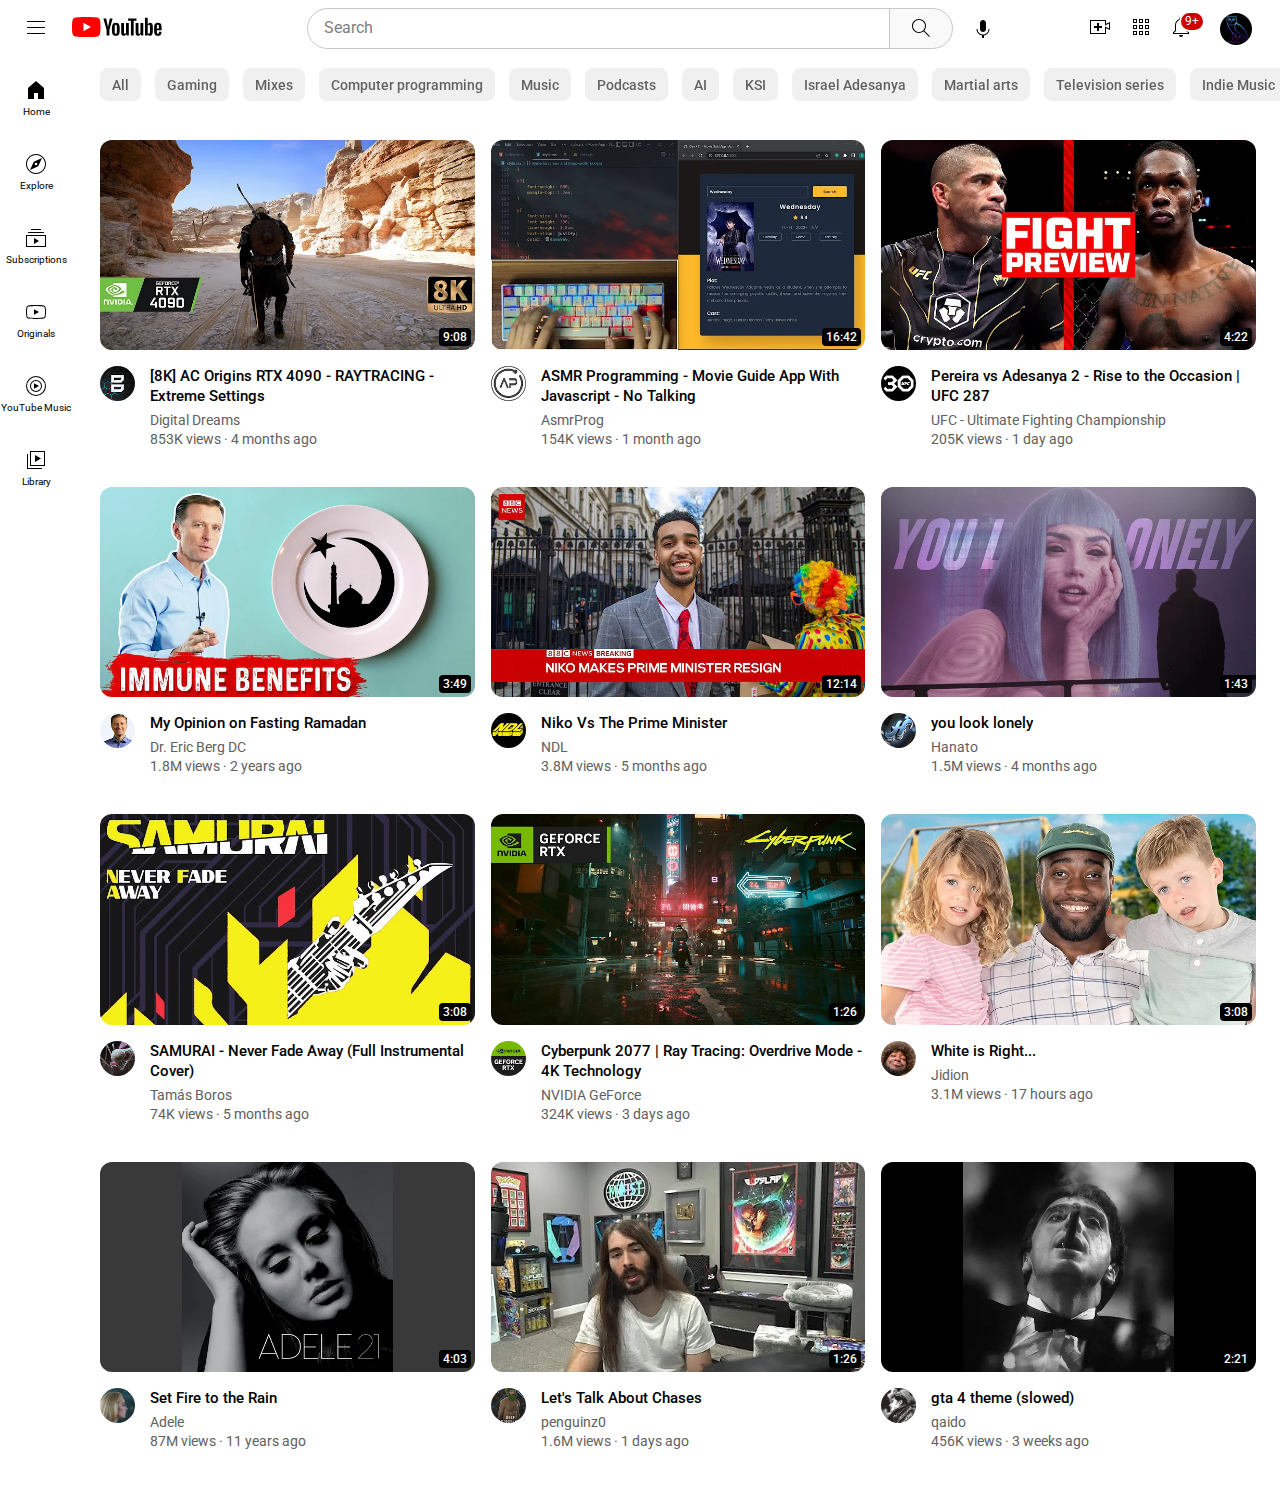
<file: index.html>
<!DOCTYPE html>
<html>
  <head>
    <title>Youtube</title>
    <link rel="preconnect" href="https://fonts.googleapis.com">
    <link rel="preconnect" href="https://fonts.gstatic.com" crossorigin>
    <link href="https://fonts.googleapis.com/css2?family=Roboto:wght@400;500;700&display=swap" rel="stylesheet">
    <link rel="stylesheet" href="Style\general.css">
    <link rel="stylesheet" href="Style\header.css">
    <link rel="stylesheet" href="Style\video.css">
    <link rel="stylesheet" href="Style\sidebar.css">
  </head>

  <body>
    <!-- /////////////header//////////////// -->
    <header class="header">
      <div class="head1">
              <!-- /////////////left-sec//////////////// -->
      <div class="left-section">
        <img class="hamburger-menu" src="Assets/images/icons/hamburger-menu.svg">
        <a href="https://www.youtube.com/"><img class="youtube-logo"  src="Assets/images/icons/youtube-logo.svg"></a>
      </div>
      <!-- /////////////search-bar//////////////// -->
      <div class="middle-section">
        <input class="search-bar" type="text" placeholder="Search" >
        <button class="search-button">
          <img style="width: 24px;margin-top: 2px;" src="Assets/images/icons/search.svg">
          <div class="tooltip">Search</div>
        </button>
        <button class="voice-search-button">
          <img style="width: 24px;" src="Assets/images/icons/voice-search-icon.svg">
          <div class="tooltip">Search with your Voice  </div>
        </button>
      </div>
      <!-- /////////////right-sec//////////////// -->
      <div class="right-section">
        <div class="upload-icon-container"> 
          <img class="upload-icon"  src="Assets/images/icons/upload.svg">
          <div class="tooltip">Creat</div>
        </div>
        <div class="youtube-apps-icon-container">
          <img class="youtube-apps-icon"  src="Assets/images/icons/youtube-apps.svg">
          <div class="tooltip">Youtube apps</div>
        </div>
        <div class="notifications-icon-container">
          <img class="notifications-icon"  src="Assets/images/icons/notifications.svg">
          <div class="notifications-counter">9+</div>
          <div class="tooltip">Notifications</div>
        </div>
        <img class="current-user-picture"  src="Assets/images/channel/my_icon.jpg">
      </div>
      
      </div>    
      <div class="head2">
        <div class="head-2-elements">
          <button class="chip">All</button>
          <button class="chip">Gaming</button>
          <button class="chip">Mixes</button>
          <button class="chip">Computer programming</button>
          <button class="chip">Music</button>
          <button class="chip">Podcasts</button>
          <button class="chip">AI</button>
          <button class="chip">KSI</button>
          <button class="chip">Israel Adesanya</button>
          <button class="chip">Martial arts</button>
          <button class="chip">Television series</button>
          <button class="chip">Indie Music</button>
          <button class="chip">Comedy</button>
          <button class="chip">Sheikh</button>
        </div>
      </div>
    </header>
    <!-- /////////////sidebar//////////////// -->
    <nav class="sidebar">
      <div class="sidebar-link">
        <img src="Assets/images/icons/home.svg">
        <div>Home</div>
      </div>
      <div class="sidebar-link">
        <img src="Assets/images/icons/explore.svg">
        <div>Explore</div>
      </div>
      <div class="sidebar-link">
        <img src="Assets/images/icons/subscriptions.svg">
        <div>Subscriptions</div>
      </div>
      <div class="sidebar-link">
        <img src="Assets/images/icons/originals.svg">
        <div>Originals</div>
      </div>
      <div class="sidebar-link">
        <img src="Assets/images/icons/youtube-music.svg">
        <div>YouTube Music</div>
      </div>
      <div class="sidebar-link">
        <img src="Assets/images/icons/library.svg">
        <div>Library</div>
      </div>
    </nav> 
    
      <!-- /////////////videos//////////////// -->
    <main>
      <section class="video-grid" style="padding-top: 140px;padding-left: 100px ;padding-right:24px ; padding-bottom: 50px;">
        <!-- ////////////////////////////////////////////////////// -->
        <!-- assasins creed -->
        <div class="video-preview">
          <div class="thumbnail-row">
            <a href="https://www.youtube.com/watch?v=xKBMKik9iws"><img class="thumbnail" src="Assets/images/vid/assasins creed.webp" ></a>
            <div class="video-time">9:08</div>
          </div>
          <div class="video-info-grid">
            <div class="channel-picture">
              <a href="https://www.youtube.com/@DigitalDreamsyt"><img class="profile-picture" src="Assets\images\channel\Digital Dreems.jpg" alt=""></a>
            </div>
          <div class="video-info">
            <a href="https://www.youtube.com/watch?v=xKBMKik9iws"><p class="video-title">[8K] AC Origins RTX 4090 - RAYTRACING - Extreme Settings</p></a>
            <a href="https://www.youtube.com/@DigitalDreamsyt"><p class="video-author">Digital Dreams</p></a>
            <p class="video-stats">853K views · 4 months ago</p>
          </div>
          </div>
        </div>
          <!-- ////////////////////////////////////////////////////// -->
          <!-- ASMR -->
          <div class="vid-preview">
            <div class="thumbnail-row">
              <a href="https://www.youtube.com/watch?v=J6uam9jEmDU&t=1s"><img class="thumbnail" src="Assets\images\vid\ASMR Programming.webp" ></a>
              <div class="video-time">16:42</div>
            </div>
            <div class="video-info-grid">
              <div class="channel-picture">
                <a href="https://www.youtube.com/@AsmrProg"><img class="profile-picture" src="Assets\images\channel\AsmrProg.jpg" alt=""></a>
              </div>
              <div class="video-info">
                <a href="https://www.youtube.com/watch?v=J6uam9jEmDU&t=1s"><p class="video-title">ASMR Programming - Movie Guide App With Javascript - No Talking</p></a>
                <a href="https://www.youtube.com/@AsmrProg"><p class="video-author">AsmrProg</p></a>
                <p class="video-stats">154K views · 1 month ago</p>
              </div>
            </div>
        </div>
          <!-- ////////////////////////////////////////////////////// -->
          <!-- UFC -->
          <div class="video-preview">
            <div class="thumbnail-row">
              <a href="https://www.youtube.com/watch?v=KxeQHTyfbc0"><img class="thumbnail" src="Assets\images\vid\Pereira vs Adesanya.webp" ></a>
              <div class="video-time">4:22</div>
            </div>
            <div class="video-info-grid">
            <div class="channel-picture"><a href="https://www.youtube.com/@ufc"><img class="profile-picture" src="Assets\images\channel\UFC - Ultimate Fighting Championship.jpg" alt=""></a></div>
            <div class="video-info">
              <a href="https://www.youtube.com/watch?v=KxeQHTyfbc0"><p class="video-title">Pereira vs Adesanya 2 - Rise to the Occasion | UFC 287</p></a>
              <a href="https://www.youtube.com/@ufc"><p class="video-author">UFC - Ultimate Fighting Championship</p></a>
              <p class="video-stats">205K views · 1 day ago</p>
            </div>
          </div>
        </div>
          <!-- ////////////////////////////////////////////////////// -->
          <!-- Fasting -->
          <div class="vid-preview">
            <div class="thumbnail-row">
              <a href="https://www.youtube.com/watch?v=eDXkgbzcrDU"><img class="thumbnail" src="Assets\images\vid\Fasting.webp" ></a>
              <div class="video-time">3:49</div>
            </div>
            <div class="video-info-grid">
            <div class="channel-picture"><a href="https://www.youtube.com/@DrEricBergDC"><img class="profile-picture" src="Assets\images\channel\Dr. Eric Berg DC.jpg" alt=""></a></div>
            <div class="video-info">
              <a href="https://www.youtube.com/watch?v=eDXkgbzcrDU"><p class="video-title">My Opinion on Fasting Ramadan</p></a>
              <a href="https://www.youtube.com/@DrEricBergDC"><p class="video-author">Dr. Eric Berg DC</p></a>
              <p class="video-stats">1.8M views · 2 years ago</p>
            </div>
          </div>
        </div>
          <!-- ////////////////////////////////////////////////////// -->
          <!-- Niko -->
          <div class="vid-preview">
            <div class="thumbnail-row">
              <a href="https://www.youtube.com/watch?v=TFxhcnZqZPM"><img class="thumbnail" src="Assets\images\vid\niko.webp" ></a>
              <div class="video-time">12:14</div>
            </div>
            <div class="video-info-grid">
            <div class="channel-picture">
              <a href="https://www.youtube.com/@NDL"><img class="profile-picture" src="Assets\images\channel\NDL.jpg" alt=""></a>
            </div>
            <div class="video-info">
              <a href="https://www.youtube.com/watch?v=TFxhcnZqZPM"><p class="video-title">Niko Vs The Prime Minister</p></a>
              <a href="https://www.youtube.com/@NDL"><p class="video-author">NDL</p></a>
              <p class="video-stats">3.8M views · 5 months ago</p>
            </div>
          </div>
        </div>
          <!-- ////////////////////////////////////////////////////// -->
          <!-- bladerunner -->
          <div class="vid-preview">
            <div class="thumbnail-row">
              <a href="https://www.youtube.com/watch?v=k-3Cppde1pU"><img class="thumbnail" src="Assets\images\vid\bladerunner.webp" ></a>
              <div class="video-time">1:43</div>
            </div>
            <div class="video-info-grid">
            <div class="channel-picture">
              <a href="https://www.youtube.com/@hanatoedits"><img class="profile-picture" src="Assets\images\channel\Hanato.jpg" alt=""></a>
            </div>
            <div class="video-info">
              <a href="https://www.youtube.com/watch?v=k-3Cppde1pU"><p class="video-title">you look lonely</p></a>
              <a href="https://www.youtube.com/@hanatoedits"><p class="video-author">Hanato</p></a>
              <p class="video-stats">1.5M views · 4 months ago</p>
            </div>
          </div>
        </div>
        <!-- ////////////////////////////////////////////////////// -->
          <!-- Samurai -->
          <div class="video-preview">
            <div class="thumbnail-row">
              <a href="https://www.youtube.com/watch?v=HJuXNg1bNSo"><img class="thumbnail" src="Assets/images/vid/SAMURAI.webp" ></a>
              <div class="video-time">3:08</div>
            </div>
            <div class="video-info-grid">
              <div class="channel-picture">
                <a href="https://www.youtube.com/@paletongue"><img class="profile-picture" src="Assets\images\channel/SAMURAI.webp" alt=""></a>
              </div>
            <div class="video-info">
              <a href="https://www.youtube.com/watch?v=HJuXNg1bNSo"><p class="video-title">SAMURAI - Never Fade Away (Full Instrumental Cover)</p></a>
              <a href="https://www.youtube.com/@paletongue"><p class="video-author">Tamás Boros</p></a>
              <p class="video-stats">74K views · 5 months ago</p>
            </div>
          </div>
        </div>
          <!-- ////////////////////////////////////////////////////// -->
          <!-- Cyberpunk -->
          <div class="vid-preview">
            <div class="thumbnail-row">
              <a href="https://www.youtube.com/watch?v=Tk7Zbzd-6fs"><img class="thumbnail" src="Assets\images\vid\Cyberpunk.webp" ></a>
              <div class="video-time">1:26</div>
            </div>
            <div class="video-info-grid">
              <div class="channel-picture">
                <a href="https://www.youtube.com/@NVIDIAGeForce"><img class="profile-picture" src="Assets\images\channel\NVIDIA GeForce.jpg" alt=""></a>
              </div>
              <div class="video-info">
                <a href="https://www.youtube.com/watch?v=Tk7Zbzd-6fs"><p class="video-title">Cyberpunk 2077 | Ray Tracing: Overdrive Mode - 4K Technology</p></a>
                <a href="https://www.youtube.com/@NVIDIAGeForce"><p class="video-author">NVIDIA GeForce</p></a>
                <p class="video-stats">324K views · 3 days ago</p>
              </div>
            </div>
        </div>
          <!-- ////////////////////////////////////////////////////// -->
          <!-- Jidion -->
          <div class="video-preview">
            <div class="thumbnail-row">
              <a href="https://www.youtube.com/watch?v=I2T5pPVJloA&t=10s"><img class="thumbnail" src="Assets\images\vid\White.webp" ></a>
              <div class="video-time">3:08</div>
            </div>
            <div class="video-info-grid">
            <div class="channel-picture">
              <a href="https://www.youtube.com/@JiDion"><img class="profile-picture" src="Assets\images\channel\Jidion.jpg" alt=""></a>
            </div>
            <div class="video-info">
              <a href="https://www.youtube.com/watch?v=I2T5pPVJloA&t=10s"><p class="video-title">White is Right...</p></a>
              <a href="https://www.youtube.com/@JiDion"><p class="video-author">Jidion</p></a>
              <p class="video-stats">3.1M views · 17 hours ago</p>
            </div>
          </div>
        </div>
                <!-- ////////////////////////////////////////////////////// -->
          <!-- Adele -->
          <div class="video-preview">
            <div class="thumbnail-row">
              <a href="https://www.youtube.com/watch?v=hLQl3WQQoQ0"><img class="thumbnail" src="Assets/images/vid/Adele.webp" ></a>
              <div class="video-time">4:03</div>
            </div>
            <div class="video-info-grid">
              <div class="channel-picture">
                <a href="https://www.youtube.com/channel/UCsRM0YB_dabtEPGPTKo-gcw"><img class="profile-picture" src="Assets\images\channel/Adele.jpg" alt=""></a>
              </div>
            <div class="video-info">
              <a href="https://www.youtube.com/watch?v=hLQl3WQQoQ0"><p class="video-title">Set Fire to the Rain</p></a>
              <a href="https://www.youtube.com/channel/UCsRM0YB_dabtEPGPTKo-gcw"><p class="video-author">Adele</p></a>
              <p class="video-stats">87M views · 11 years ago</p>
            </div>
          </div>
        </div>
          <!-- ////////////////////////////////////////////////////// -->
          <!-- penguinz0 -->
          <div class="vid-preview">
            <div class="thumbnail-row">
              <a href="https://www.youtube.com/watch?v=o2S2-uMGeh0"><img class="thumbnail" src="Assets\images\vid/penguinz0.webp" ></a>
              <div class="video-time">1:26</div>
            </div>
            <div class="video-info-grid">
              <div class="channel-picture">
                <a href="https://www.youtube.com/@penguinz0"><img class="profile-picture" src="Assets\images\channel/penguinz0.jpg" alt=""></a>
              </div>
              <div class="video-info">
                <a href="https://www.youtube.com/watch?v=o2S2-uMGeh0"><p class="video-title">Let's Talk About Chases</p></a>
                <a href="https://www.youtube.com/@penguinz0"><p class="video-author">penguinz0</p></a>
                <p class="video-stats">1.6M views · 1 days ago</p>
              </div>
            </div>
        </div>
          <!-- ////////////////////////////////////////////////////// -->
          <!-- Gta IV -->
          <div class="video-preview">
            <div class="thumbnail-row">
              <a href="https://www.youtube.com/watch?v=y9vbprKPT7s"><img class="thumbnail" src="Assets\images\vid/gta iv.webp" ></a>
              <div class="video-time">2:21</div>
            </div>
            <div class="video-info-grid">
            <div class="channel-picture">
              <a href="https://www.youtube.com/@qaido"><img class="profile-picture" src="Assets\images\channel/channels4_profile.jpg" alt=""></a>
            </div>
            <div class="video-info">
              <a href="https://www.youtube.com/watch?v=y9vbprKPT7s"><p class="video-title">gta 4 theme (slowed)</p></a>
              <a href="https://www.youtube.com/@qaido"><p class="video-author">qaido</p></a>
              <p class="video-stats">456K views · 3 weeks ago</p>
            </div>
          </div>
        </div>
      </section>
    </main>
      
  </body>

</html>
</file>
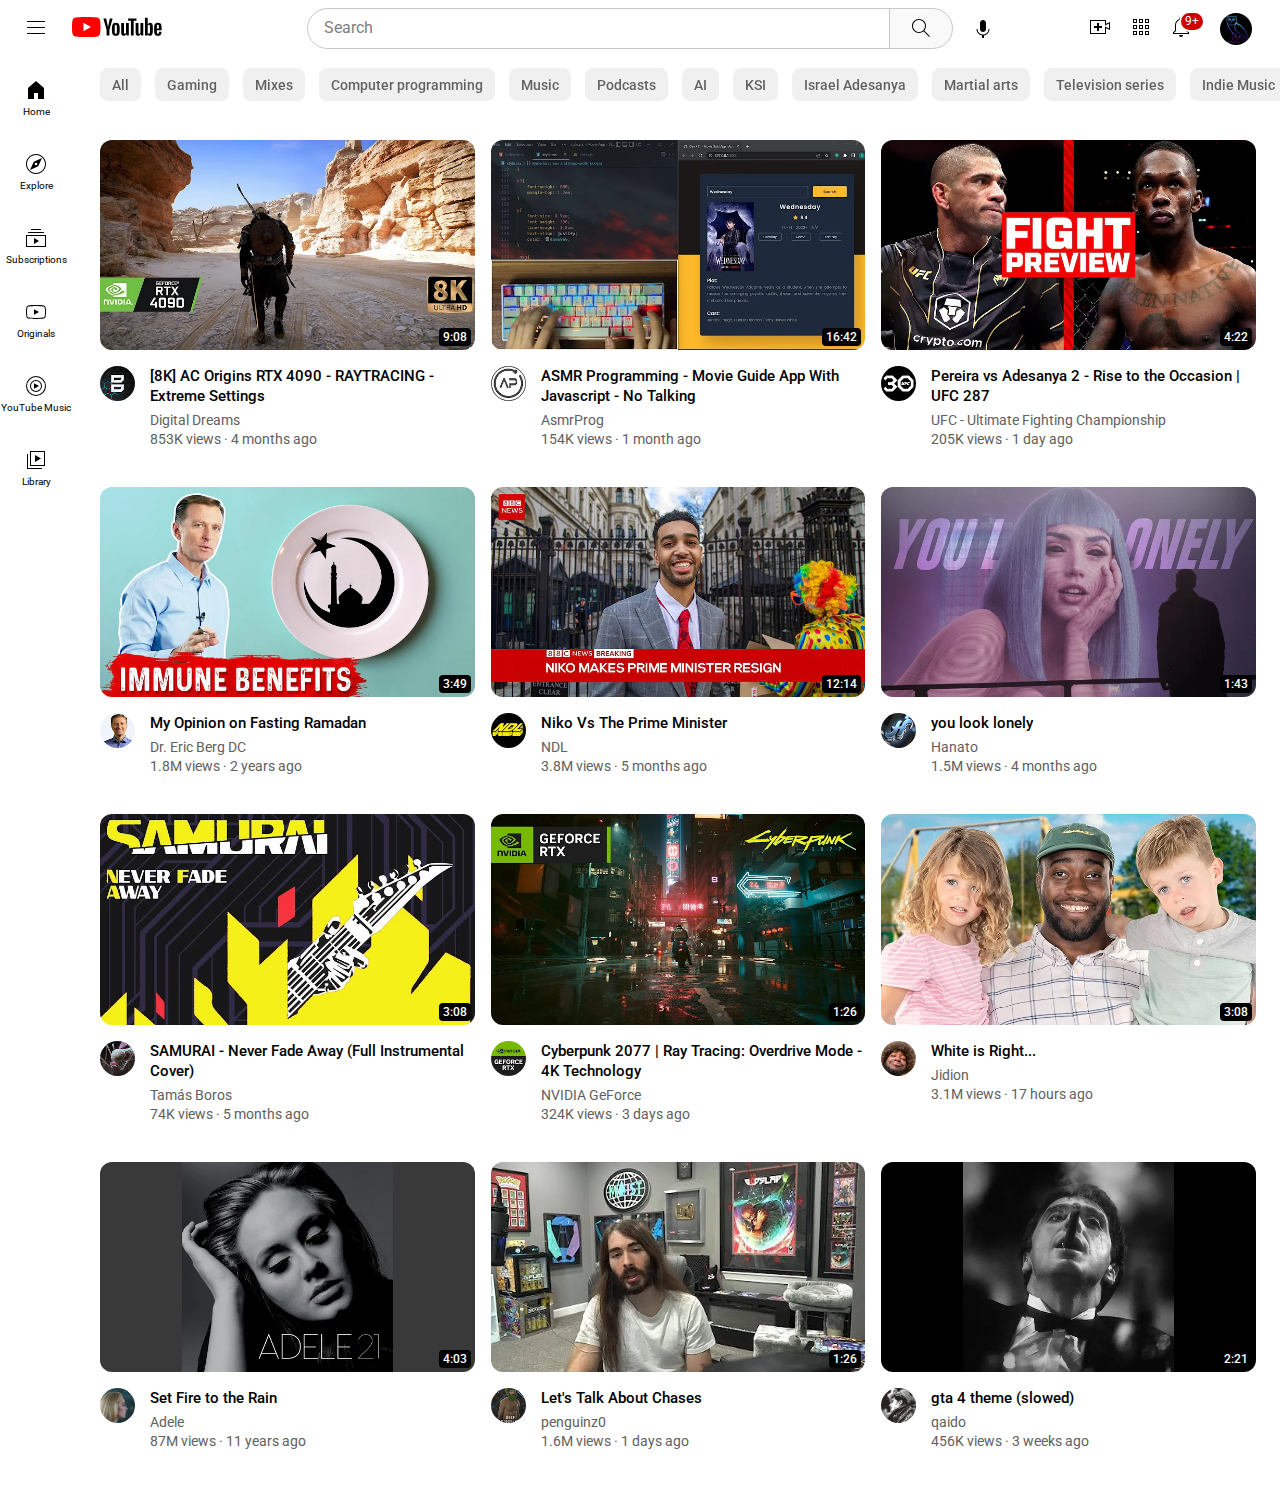
<file: youtube.html>
<!DOCTYPE html>
<html>
  <head>
    <title>Youtube</title>
    <link rel="preconnect" href="https://fonts.googleapis.com">
    <link rel="preconnect" href="https://fonts.gstatic.com" crossorigin>
    <link href="https://fonts.googleapis.com/css2?family=Roboto:wght@400;500;700&display=swap" rel="stylesheet">
    <link rel="stylesheet" href="Style\general.css">
    <link rel="stylesheet" href="Style\header.css">
    <link rel="stylesheet" href="Style\video.css">
    <link rel="stylesheet" href="Style\sidebar.css">
  </head>

  <body>
    <!-- /////////////header//////////////// -->
    <header class="header">
      <div class="head1">
              <!-- /////////////left-sec//////////////// -->
      <div class="left-section">
        <img class="hamburger-menu" src="Assets/images/icons/hamburger-menu.svg">
        <a href="https://www.youtube.com/"><img class="youtube-logo"  src="Assets/images/icons/youtube-logo.svg"></a>
      </div>
      <!-- /////////////search-bar//////////////// -->
      <div class="middle-section">
        <input class="search-bar" type="text" placeholder="Search" >
        <button class="search-button">
          <img style="width: 24px;margin-top: 2px;" src="Assets/images/icons/search.svg">
          <div class="tooltip">Search</div>
        </button>
        <button class="voice-search-button">
          <img style="width: 24px;" src="Assets/images/icons/voice-search-icon.svg">
          <div class="tooltip">Search with your Voice  </div>
        </button>
      </div>
      <!-- /////////////right-sec//////////////// -->
      <div class="right-section">
        <div class="upload-icon-container"> 
          <img class="upload-icon"  src="Assets/images/icons/upload.svg">
          <div class="tooltip">Creat</div>
        </div>
        <div class="youtube-apps-icon-container">
          <img class="youtube-apps-icon"  src="Assets/images/icons/youtube-apps.svg">
          <div class="tooltip">Youtube apps</div>
        </div>
        <div class="notifications-icon-container">
          <img class="notifications-icon"  src="Assets/images/icons/notifications.svg">
          <div class="notifications-counter">9+</div>
          <div class="tooltip">Notifications</div>
        </div>
        <img class="current-user-picture"  src="Assets/images/channel/my_icon.jpg">
      </div>
      
      </div>    
      <div class="head2">
        <div class="head-2-elements">
          <button class="chip">All</button>
          <button class="chip">Gaming</button>
          <button class="chip">Mixes</button>
          <button class="chip">Computer programming</button>
          <button class="chip">Music</button>
          <button class="chip">Podcasts</button>
          <button class="chip">AI</button>
          <button class="chip">KSI</button>
          <button class="chip">Israel Adesanya</button>
          <button class="chip">Martial arts</button>
          <button class="chip">Television series</button>
          <button class="chip">Indie Music</button>
          <button class="chip">Comedy</button>
          <button class="chip">Sheikh</button>
        </div>
      </div>
    </header>
    <!-- /////////////sidebar//////////////// -->
    <nav class="sidebar">
      <div class="sidebar-link">
        <img src="Assets/images/icons/home.svg">
        <div>Home</div>
      </div>
      <div class="sidebar-link">
        <img src="Assets/images/icons/explore.svg">
        <div>Explore</div>
      </div>
      <div class="sidebar-link">
        <img src="Assets/images/icons/subscriptions.svg">
        <div>Subscriptions</div>
      </div>
      <div class="sidebar-link">
        <img src="Assets/images/icons/originals.svg">
        <div>Originals</div>
      </div>
      <div class="sidebar-link">
        <img src="Assets/images/icons/youtube-music.svg">
        <div>YouTube Music</div>
      </div>
      <div class="sidebar-link">
        <img src="Assets/images/icons/library.svg">
        <div>Library</div>
      </div>
    </nav> 
    
      <!-- /////////////videos//////////////// -->
    <main>
      <section class="video-grid" style="padding-top: 140px;padding-left: 100px ;padding-right:24px ; padding-bottom: 50px;">
        <!-- ////////////////////////////////////////////////////// -->
        <!-- assasins creed -->
        <div class="video-preview">
          <div class="thumbnail-row">
            <a href="https://www.youtube.com/watch?v=xKBMKik9iws"><img class="thumbnail" src="Assets/images/vid/assasins creed.webp" ></a>
            <div class="video-time">9:08</div>
          </div>
          <div class="video-info-grid">
            <div class="channel-picture">
              <a href="https://www.youtube.com/@DigitalDreamsyt"><img class="profile-picture" src="Assets\images\channel\Digital Dreems.jpg" alt=""></a>
            </div>
          <div class="video-info">
            <a href="https://www.youtube.com/watch?v=xKBMKik9iws"><p class="video-title">[8K] AC Origins RTX 4090 - RAYTRACING - Extreme Settings</p></a>
            <a href="https://www.youtube.com/@DigitalDreamsyt"><p class="video-author">Digital Dreams</p></a>
            <p class="video-stats">853K views · 4 months ago</p>
          </div>
          </div>
        </div>
          <!-- ////////////////////////////////////////////////////// -->
          <!-- ASMR -->
          <div class="vid-preview">
            <div class="thumbnail-row">
              <a href="https://www.youtube.com/watch?v=J6uam9jEmDU&t=1s"><img class="thumbnail" src="Assets\images\vid\ASMR Programming.webp" ></a>
              <div class="video-time">16:42</div>
            </div>
            <div class="video-info-grid">
              <div class="channel-picture">
                <a href="https://www.youtube.com/@AsmrProg"><img class="profile-picture" src="Assets\images\channel\AsmrProg.jpg" alt=""></a>
              </div>
              <div class="video-info">
                <a href="https://www.youtube.com/watch?v=J6uam9jEmDU&t=1s"><p class="video-title">ASMR Programming - Movie Guide App With Javascript - No Talking</p></a>
                <a href="https://www.youtube.com/@AsmrProg"><p class="video-author">AsmrProg</p></a>
                <p class="video-stats">154K views · 1 month ago</p>
              </div>
            </div>
        </div>
          <!-- ////////////////////////////////////////////////////// -->
          <!-- UFC -->
          <div class="video-preview">
            <div class="thumbnail-row">
              <a href="https://www.youtube.com/watch?v=KxeQHTyfbc0"><img class="thumbnail" src="Assets\images\vid\Pereira vs Adesanya.webp" ></a>
              <div class="video-time">4:22</div>
            </div>
            <div class="video-info-grid">
            <div class="channel-picture"><a href="https://www.youtube.com/@ufc"><img class="profile-picture" src="Assets\images\channel\UFC - Ultimate Fighting Championship.jpg" alt=""></a></div>
            <div class="video-info">
              <a href="https://www.youtube.com/watch?v=KxeQHTyfbc0"><p class="video-title">Pereira vs Adesanya 2 - Rise to the Occasion | UFC 287</p></a>
              <a href="https://www.youtube.com/@ufc"><p class="video-author">UFC - Ultimate Fighting Championship</p></a>
              <p class="video-stats">205K views · 1 day ago</p>
            </div>
          </div>
        </div>
          <!-- ////////////////////////////////////////////////////// -->
          <!-- Fasting -->
          <div class="vid-preview">
            <div class="thumbnail-row">
              <a href="https://www.youtube.com/watch?v=eDXkgbzcrDU"><img class="thumbnail" src="Assets\images\vid\Fasting.webp" ></a>
              <div class="video-time">3:49</div>
            </div>
            <div class="video-info-grid">
            <div class="channel-picture"><a href="https://www.youtube.com/@DrEricBergDC"><img class="profile-picture" src="Assets\images\channel\Dr. Eric Berg DC.jpg" alt=""></a></div>
            <div class="video-info">
              <a href="https://www.youtube.com/watch?v=eDXkgbzcrDU"><p class="video-title">My Opinion on Fasting Ramadan</p></a>
              <a href="https://www.youtube.com/@DrEricBergDC"><p class="video-author">Dr. Eric Berg DC</p></a>
              <p class="video-stats">1.8M views · 2 years ago</p>
            </div>
          </div>
        </div>
          <!-- ////////////////////////////////////////////////////// -->
          <!-- Niko -->
          <div class="vid-preview">
            <div class="thumbnail-row">
              <a href="https://www.youtube.com/watch?v=TFxhcnZqZPM"><img class="thumbnail" src="Assets\images\vid\niko.webp" ></a>
              <div class="video-time">12:14</div>
            </div>
            <div class="video-info-grid">
            <div class="channel-picture">
              <a href="https://www.youtube.com/@NDL"><img class="profile-picture" src="Assets\images\channel\NDL.jpg" alt=""></a>
            </div>
            <div class="video-info">
              <a href="https://www.youtube.com/watch?v=TFxhcnZqZPM"><p class="video-title">Niko Vs The Prime Minister</p></a>
              <a href="https://www.youtube.com/@NDL"><p class="video-author">NDL</p></a>
              <p class="video-stats">3.8M views · 5 months ago</p>
            </div>
          </div>
        </div>
          <!-- ////////////////////////////////////////////////////// -->
          <!-- bladerunner -->
          <div class="vid-preview">
            <div class="thumbnail-row">
              <a href="https://www.youtube.com/watch?v=k-3Cppde1pU"><img class="thumbnail" src="Assets\images\vid\bladerunner.webp" ></a>
              <div class="video-time">1:43</div>
            </div>
            <div class="video-info-grid">
            <div class="channel-picture">
              <a href="https://www.youtube.com/@hanatoedits"><img class="profile-picture" src="Assets\images\channel\Hanato.jpg" alt=""></a>
            </div>
            <div class="video-info">
              <a href="https://www.youtube.com/watch?v=k-3Cppde1pU"><p class="video-title">you look lonely</p></a>
              <a href="https://www.youtube.com/@hanatoedits"><p class="video-author">Hanato</p></a>
              <p class="video-stats">1.5M views · 4 months ago</p>
            </div>
          </div>
        </div>
        <!-- ////////////////////////////////////////////////////// -->
          <!-- Samurai -->
          <div class="video-preview">
            <div class="thumbnail-row">
              <a href="https://www.youtube.com/watch?v=HJuXNg1bNSo"><img class="thumbnail" src="Assets/images/vid/SAMURAI.webp" ></a>
              <div class="video-time">3:08</div>
            </div>
            <div class="video-info-grid">
              <div class="channel-picture">
                <a href="https://www.youtube.com/@paletongue"><img class="profile-picture" src="Assets\images\channel/SAMURAI.webp" alt=""></a>
              </div>
            <div class="video-info">
              <a href="https://www.youtube.com/watch?v=HJuXNg1bNSo"><p class="video-title">SAMURAI - Never Fade Away (Full Instrumental Cover)</p></a>
              <a href="https://www.youtube.com/@paletongue"><p class="video-author">Tamás Boros</p></a>
              <p class="video-stats">74K views · 5 months ago</p>
            </div>
          </div>
        </div>
          <!-- ////////////////////////////////////////////////////// -->
          <!-- Cyberpunk -->
          <div class="vid-preview">
            <div class="thumbnail-row">
              <a href="https://www.youtube.com/watch?v=Tk7Zbzd-6fs"><img class="thumbnail" src="Assets\images\vid\Cyberpunk.webp" ></a>
              <div class="video-time">1:26</div>
            </div>
            <div class="video-info-grid">
              <div class="channel-picture">
                <a href="https://www.youtube.com/@NVIDIAGeForce"><img class="profile-picture" src="Assets\images\channel\NVIDIA GeForce.jpg" alt=""></a>
              </div>
              <div class="video-info">
                <a href="https://www.youtube.com/watch?v=Tk7Zbzd-6fs"><p class="video-title">Cyberpunk 2077 | Ray Tracing: Overdrive Mode - 4K Technology</p></a>
                <a href="https://www.youtube.com/@NVIDIAGeForce"><p class="video-author">NVIDIA GeForce</p></a>
                <p class="video-stats">324K views · 3 days ago</p>
              </div>
            </div>
        </div>
          <!-- ////////////////////////////////////////////////////// -->
          <!-- Jidion -->
          <div class="video-preview">
            <div class="thumbnail-row">
              <a href="https://www.youtube.com/watch?v=I2T5pPVJloA&t=10s"><img class="thumbnail" src="Assets\images\vid\White.webp" ></a>
              <div class="video-time">3:08</div>
            </div>
            <div class="video-info-grid">
            <div class="channel-picture">
              <a href="https://www.youtube.com/@JiDion"><img class="profile-picture" src="Assets\images\channel\Jidion.jpg" alt=""></a>
            </div>
            <div class="video-info">
              <a href="https://www.youtube.com/watch?v=I2T5pPVJloA&t=10s"><p class="video-title">White is Right...</p></a>
              <a href="https://www.youtube.com/@JiDion"><p class="video-author">Jidion</p></a>
              <p class="video-stats">3.1M views · 17 hours ago</p>
            </div>
          </div>
        </div>
                <!-- ////////////////////////////////////////////////////// -->
          <!-- Adele -->
          <div class="video-preview">
            <div class="thumbnail-row">
              <a href="https://www.youtube.com/watch?v=hLQl3WQQoQ0"><img class="thumbnail" src="Assets/images/vid/Adele.webp" ></a>
              <div class="video-time">4:03</div>
            </div>
            <div class="video-info-grid">
              <div class="channel-picture">
                <a href="https://www.youtube.com/channel/UCsRM0YB_dabtEPGPTKo-gcw"><img class="profile-picture" src="Assets\images\channel/Adele.jpg" alt=""></a>
              </div>
            <div class="video-info">
              <a href="https://www.youtube.com/watch?v=hLQl3WQQoQ0"><p class="video-title">Set Fire to the Rain</p></a>
              <a href="https://www.youtube.com/channel/UCsRM0YB_dabtEPGPTKo-gcw"><p class="video-author">Adele</p></a>
              <p class="video-stats">87M views · 11 years ago</p>
            </div>
          </div>
        </div>
          <!-- ////////////////////////////////////////////////////// -->
          <!-- penguinz0 -->
          <div class="vid-preview">
            <div class="thumbnail-row">
              <a href="https://www.youtube.com/watch?v=o2S2-uMGeh0"><img class="thumbnail" src="Assets\images\vid/penguinz0.webp" ></a>
              <div class="video-time">1:26</div>
            </div>
            <div class="video-info-grid">
              <div class="channel-picture">
                <a href="https://www.youtube.com/@penguinz0"><img class="profile-picture" src="Assets\images\channel/penguinz0.jpg" alt=""></a>
              </div>
              <div class="video-info">
                <a href="https://www.youtube.com/watch?v=o2S2-uMGeh0"><p class="video-title">Let's Talk About Chases</p></a>
                <a href="https://www.youtube.com/@penguinz0"><p class="video-author">penguinz0</p></a>
                <p class="video-stats">1.6M views · 1 days ago</p>
              </div>
            </div>
        </div>
          <!-- ////////////////////////////////////////////////////// -->
          <!-- Gta IV -->
          <div class="video-preview">
            <div class="thumbnail-row">
              <a href="https://www.youtube.com/watch?v=y9vbprKPT7s"><img class="thumbnail" src="Assets\images\vid/gta iv.webp" ></a>
              <div class="video-time">2:21</div>
            </div>
            <div class="video-info-grid">
            <div class="channel-picture">
              <a href="https://www.youtube.com/@qaido"><img class="profile-picture" src="Assets\images\channel/channels4_profile.jpg" alt=""></a>
            </div>
            <div class="video-info">
              <a href="https://www.youtube.com/watch?v=y9vbprKPT7s"><p class="video-title">gta 4 theme (slowed)</p></a>
              <a href="https://www.youtube.com/@qaido"><p class="video-author">qaido</p></a>
              <p class="video-stats">456K views · 3 weeks ago</p>
            </div>
          </div>
        </div>
      </section>
    </main>
      
  </body>

</html>
</file>
